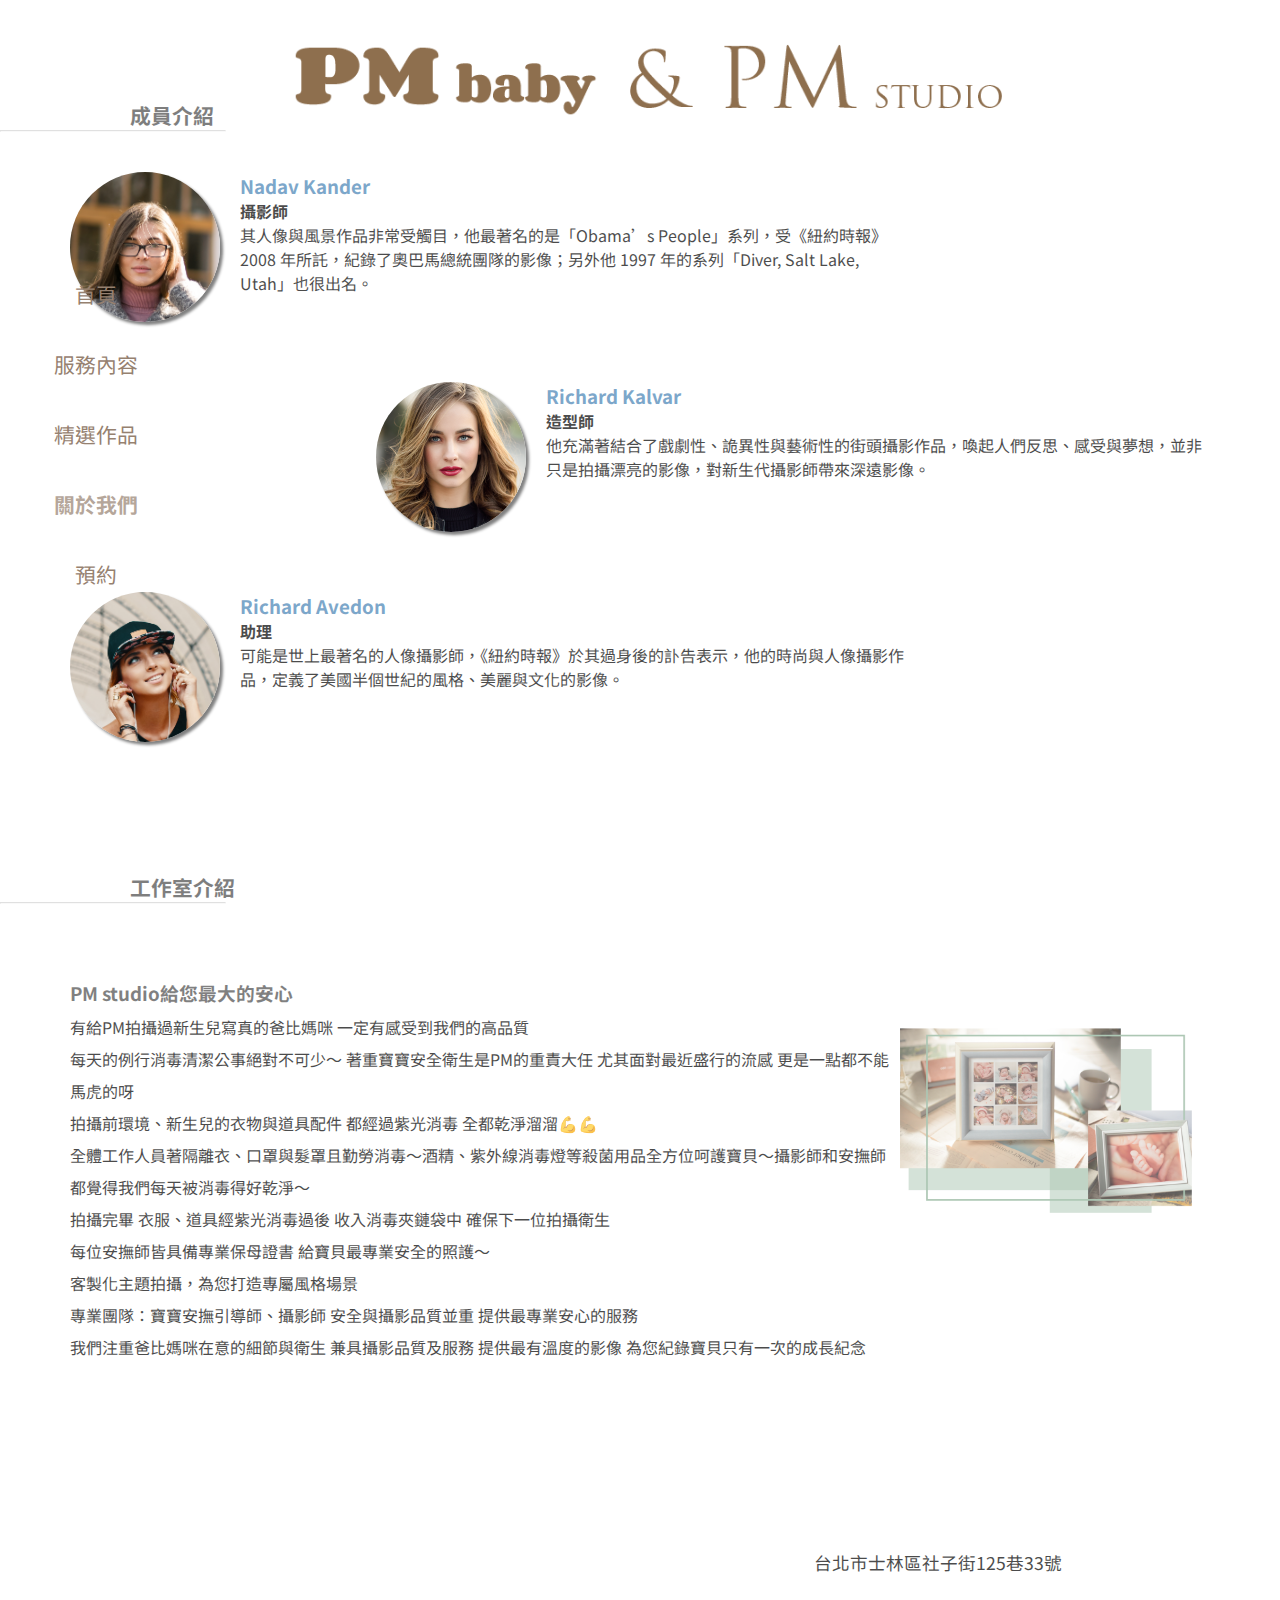
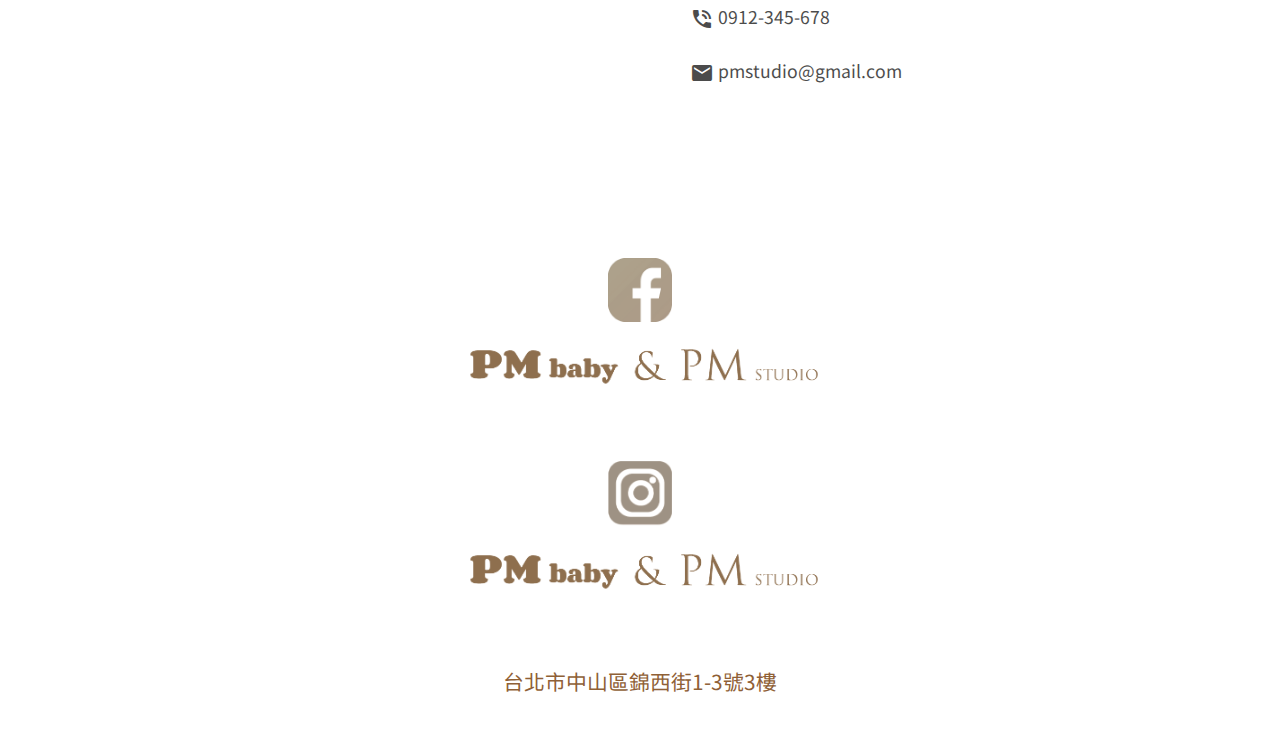
<file: Aboutus.html>
<!DOCTYPE html>
<html lang="en">
  <head>
    <meta charset="UTF-8" />
    <meta name="viewport" content="width=device-width, initial-scale=1.0" />
    <title>About us</title>
    <link
      href="https://fonts.googleapis.com/css?family=Noto+Sans+TC&display=swap"
      rel="stylesheet"
    />
    <link
      href="https://fonts.googleapis.com/icon?family=Material+Icons"
      rel="stylesheet"
    />
    <link rel="stylesheet" href="./CSS/Aboutus.css" />
    <link rel="icon" href="pmstudio_icon.ico" type=”image/x-icon”>
  </head>

  <body>
    <header></header>
    <div id="booking_form"></div>

    <!-- 成員介紹=========================== -->
    <h3 class="crew_title">成員介紹</h3>
    <hr />
    <div class="crew_intro_container">
      <div class="crew01 crew">
        <div class="crew_intro_pic_01 crew_pic"></div>
        <div class="crew_intro_discription_01 crew_disc">
          <h3 class="crew_name">Nadav Kander</h3>
          <h4 class="crew_job_title">攝影師</h4>
          <span class="crew_member_disc">
            其人像與風景作品非常受觸目，他最著名的是「Obama’s
            People」系列，受《紐約時報》2008
            年所託，紀錄了奧巴馬總統團隊的影像；另外他 1997 年的系列「Diver,
            Salt Lake, Utah」也很出名。</span
          >
        </div>
      </div>
      <div class="crew02 crew">
        <div class="crew_intro_pic_02 crew_pic"></div>
        <div class="crew_intro_discription_02 crew_disc">
          <h3 class="crew_name">Richard Kalvar</h3>
          <h4 class="crew_job_title">造型師</h4>
          <span class="crew_member_disc">
            他充滿著結合了戲劇性、詭異性與藝術性的街頭攝影作品，喚起人們反思、感受與夢想，並非只是拍攝漂亮的影像，對新生代攝影師帶來深遠影像。</span
          >
        </div>
      </div>
      <div class="crew03 crew">
        <div class="crew_intro_pic_03 crew_pic"></div>
        <div class="crew_intro_discription_03 crew_disc">
          <h3 class="crew_name">Richard Avedon</h3>
          <h4 class="crew_job_title">助理</h4>
          <span class="crew_member_disc">
            可能是世上最著名的人像攝影師，《紐約時報》於其過身後的訃告表示，他的時尚與人像攝影作品，定義了美國半個世紀的風格、美麗與文化的影像。</span
          >
        </div>
      </div>
    </div>
    <!-- 工作室介紹 -->
    <h3 class="studio_title">工作室介紹</h3>
    <hr />
    <div class="studio_feature">
      <h3 class="satisfy">PM studio給您最大的安心</h3>
      <div class="studio_feature_pic"></div>
      <span class="studio_feature_article">
        有給PM拍攝過新生兒寫真的爸比媽咪 一定有感受到我們的高品質<br />
        每天的例行消毒清潔公事絕對不可少～ 著重寶寶安全衛生是PM的重責大任
        尤其面對最近盛行的流感 更是一點都不能馬虎的呀 <br />
        拍攝前環境、新生兒的衣物與道具配件 都經過紫光消毒 全都乾淨溜溜💪💪<br />
        全體工作人員著隔離衣、口罩與髮罩且勤勞消毒～酒精、紫外線消毒燈等殺菌用品全方位呵護寶貝～攝影師和安撫師都覺得我們每天被消毒得好乾淨～<br />
        拍攝完畢 衣服、道具經紫光消毒過後 收入消毒夾鏈袋中 確保下一位拍攝衛生
        <br />
        每位安撫師皆具備專業保母證書 給寶貝最專業安全的照護～
        <br />客製化主題拍攝，為您打造專屬風格場景
        <br />專業團隊：寶寶安撫引導師、攝影師 安全與攝影品質並重
        提供最專業安心的服務 <br />我們注重爸比媽咪在意的細節與衛生
        兼具攝影品質及服務 提供最有溫度的影像 為您紀錄寶貝只有一次的成長紀念
      </span>
    </div>
    <!-- map================================= -->
    <div class="conatact_container">
      <div class="studio_location">
        <iframe
          src="https://www.google.com/maps/embed?pb=!1m18!1m12!1m3!1d903.3455346408331!2d121.5060565292005!3d25.088922513569372!2m3!1f0!2f0!3f0!3m2!1i1024!2i768!4f13.1!3m3!1m2!1s0x3442aece936b4f65%3A0x72b8a056865cbf6b!2zMTEx5Y-w5YyX5biC5aOr5p6X5Y2A56S-5a2Q6KGXMTI15be3MzPomZ8!5e0!3m2!1szh-TW!2stw!4v1584087749578!5m2!1szh-TW!2stw"
          width="100%"
          height="100%"
          frameborder="0"
          style="border: 0;"
          allowfullscreen=""
          aria-hidden="false"
          tabindex="0"
        ></iframe>
      </div>
      <div class="contact">
        <span class="material-icons">house</span>
        <span class="aboutUsInfo">台北市士林區社子街125巷33號</span>
        <br /><br />
        <span class="material-icons">phone_in_talk</span>
        <span class="aboutUsInfo">0912-345-678</span> <br /><br />
        <span class="material-icons">email</span>
        <span class="aboutUsInfo">pmstudio@gmail.com</span> <br /><br />
      </div>
    </div>

    <footer></footer>
    <script src="https://cdnjs.cloudflare.com/ajax/libs/jquery/3.5.0/jquery.min.js"></script>
    <script type="text/javascript " src="./JS/header.js "></script>
    <script type="text/javascript " src="./JS/footer.js "></script>
    <script type="text/javascript " src="./JS/booking.js "></script>
  </body>
</html>
</file>
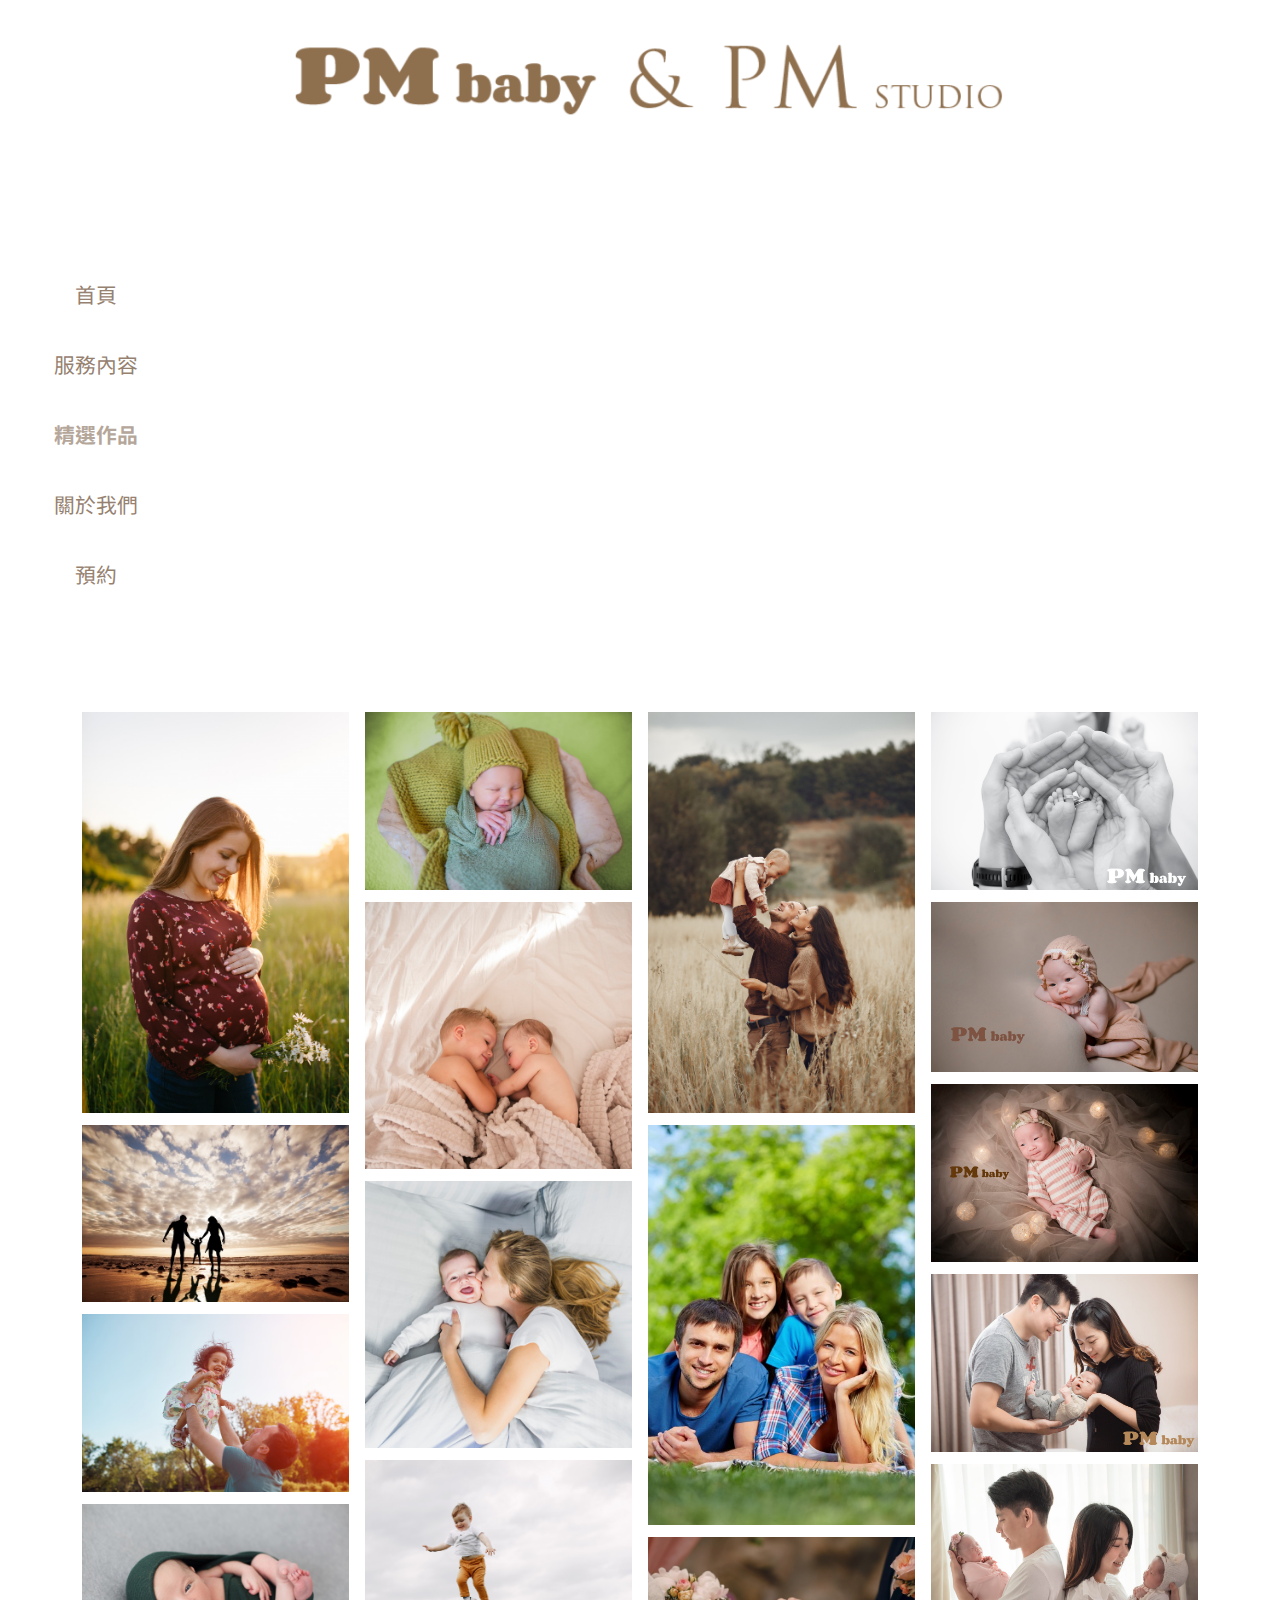
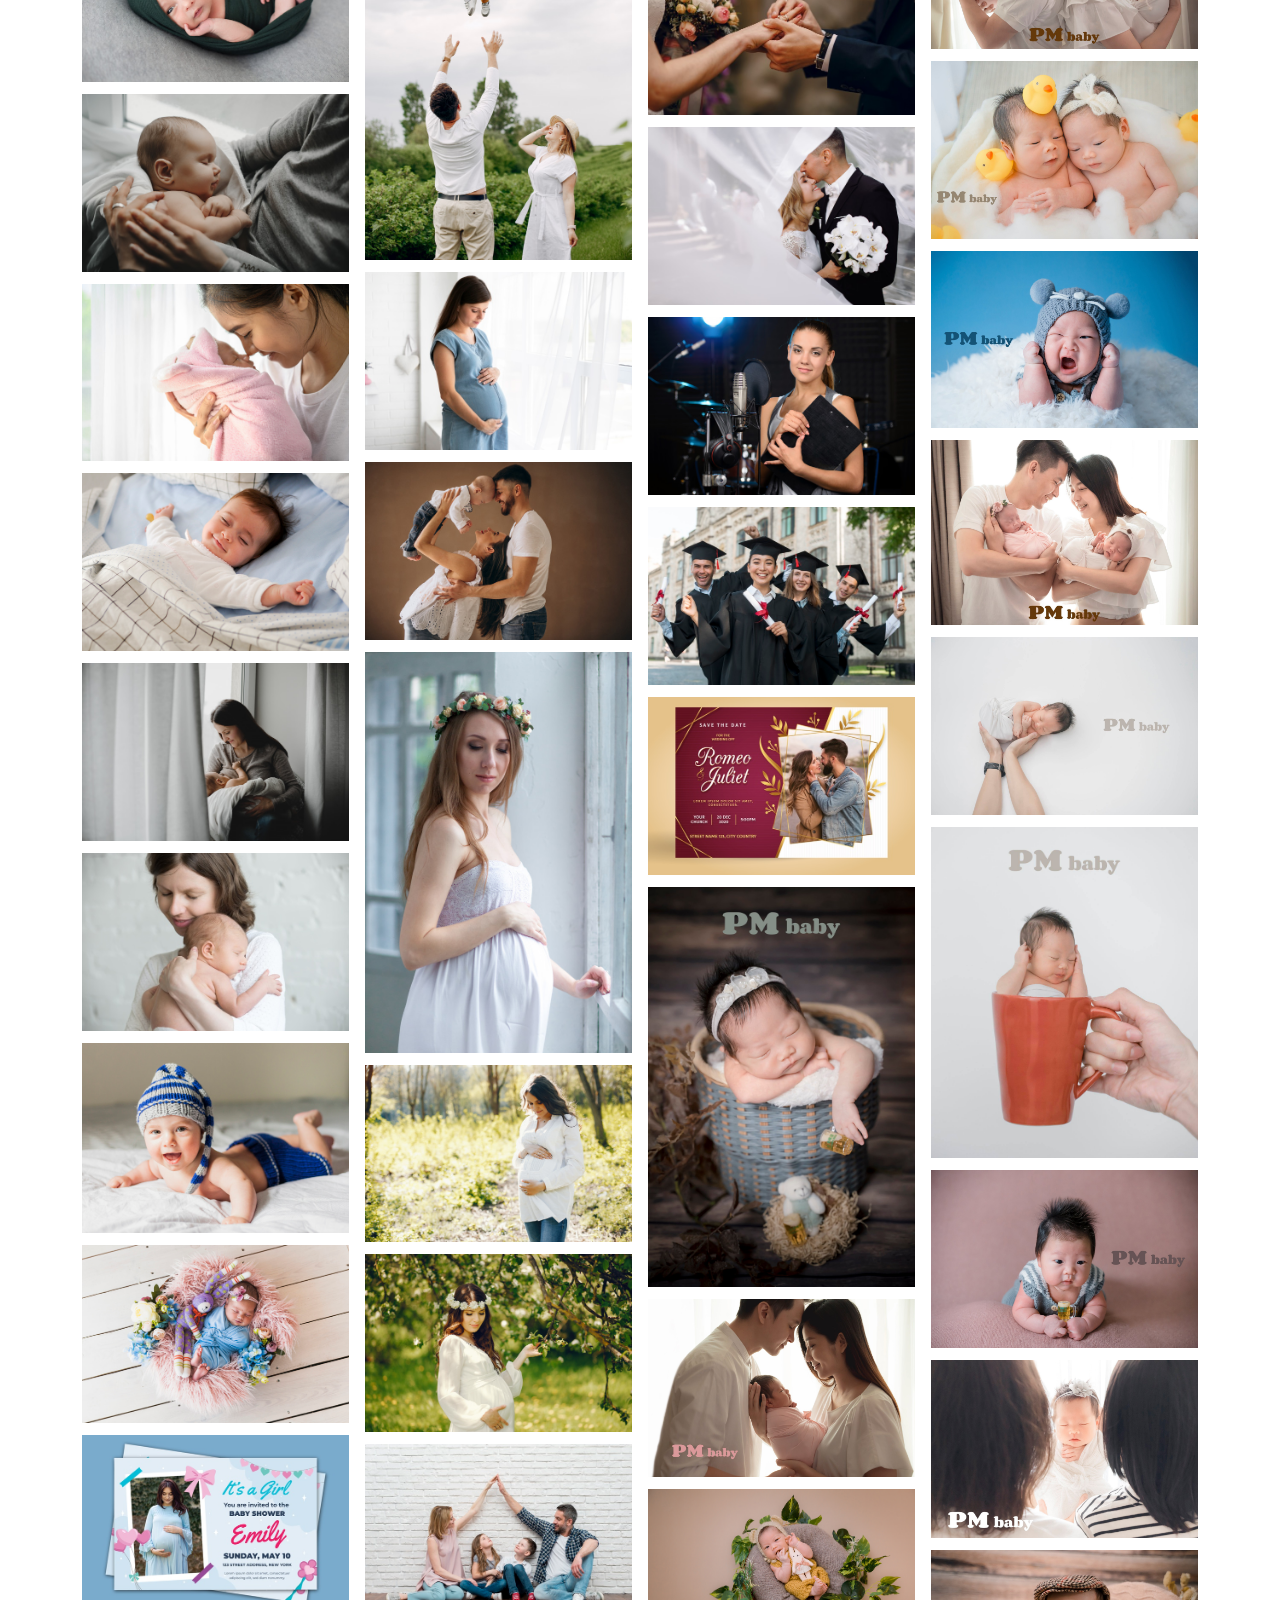
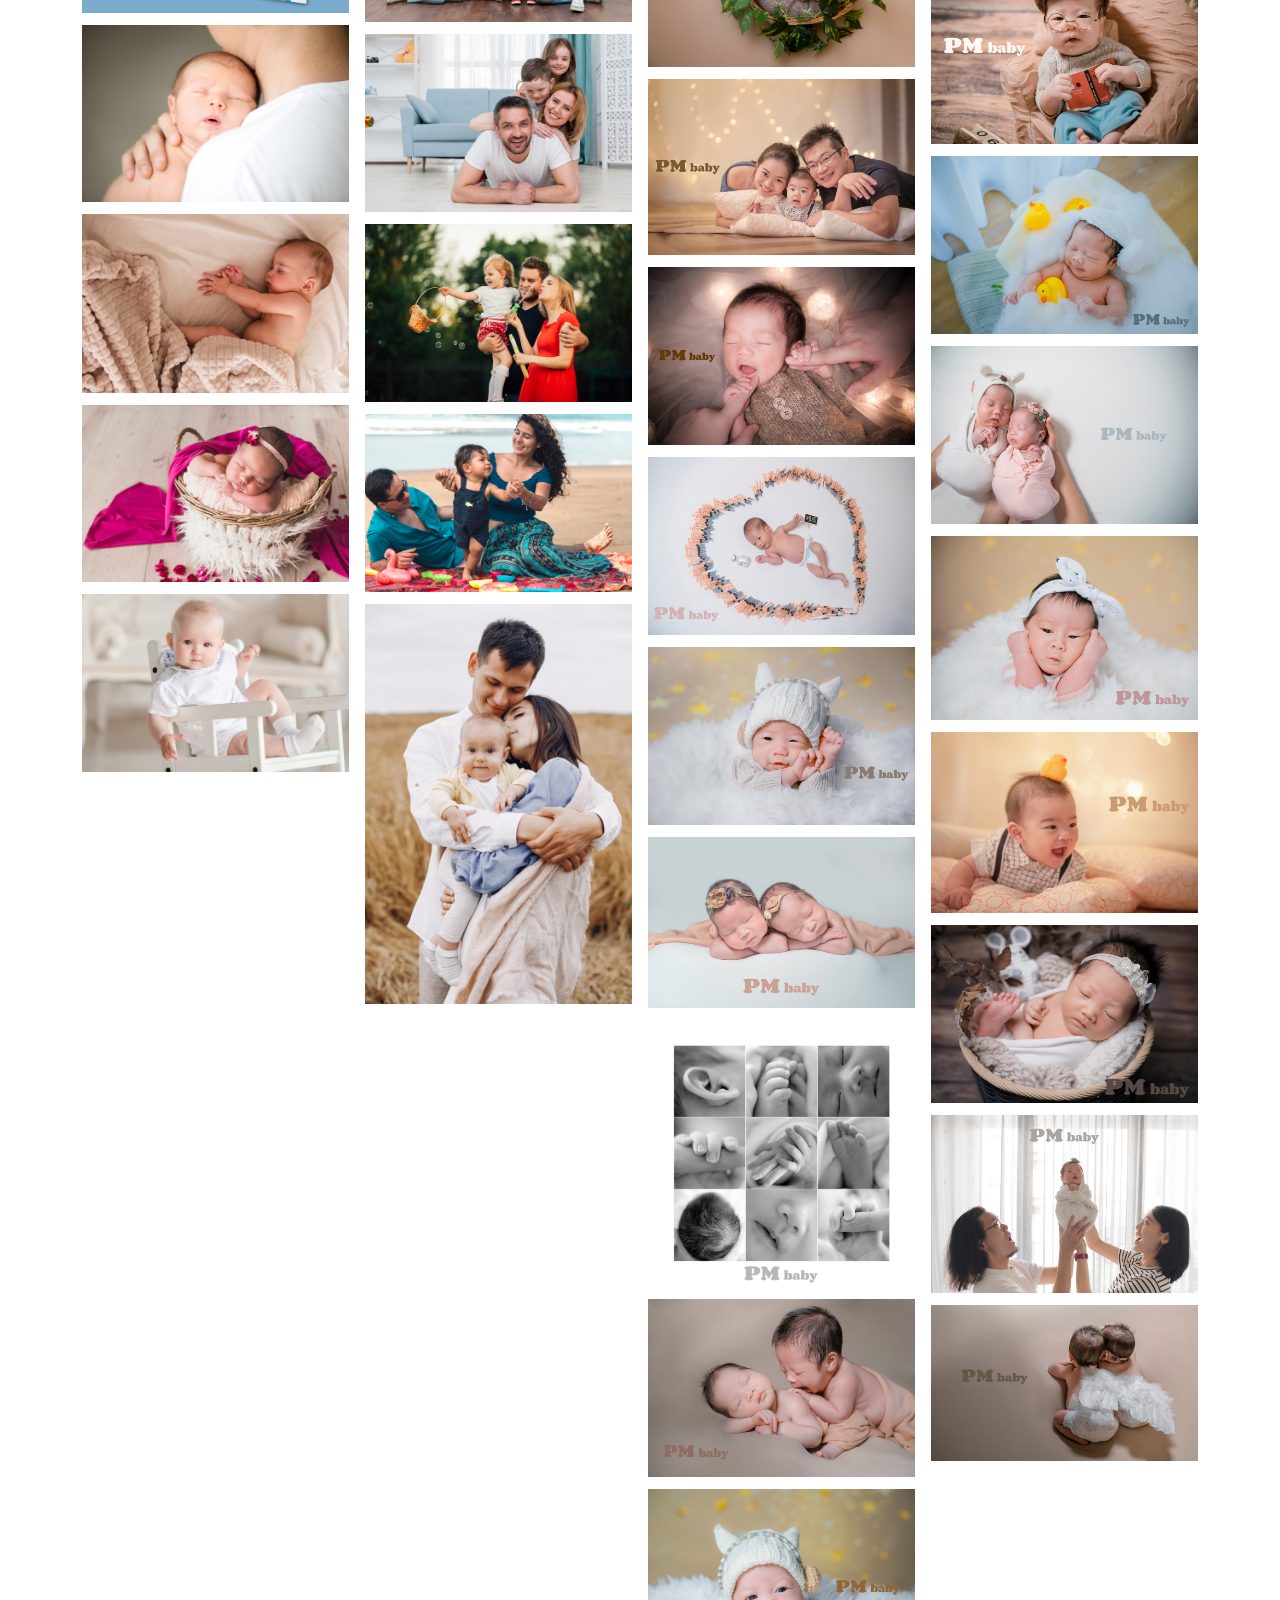
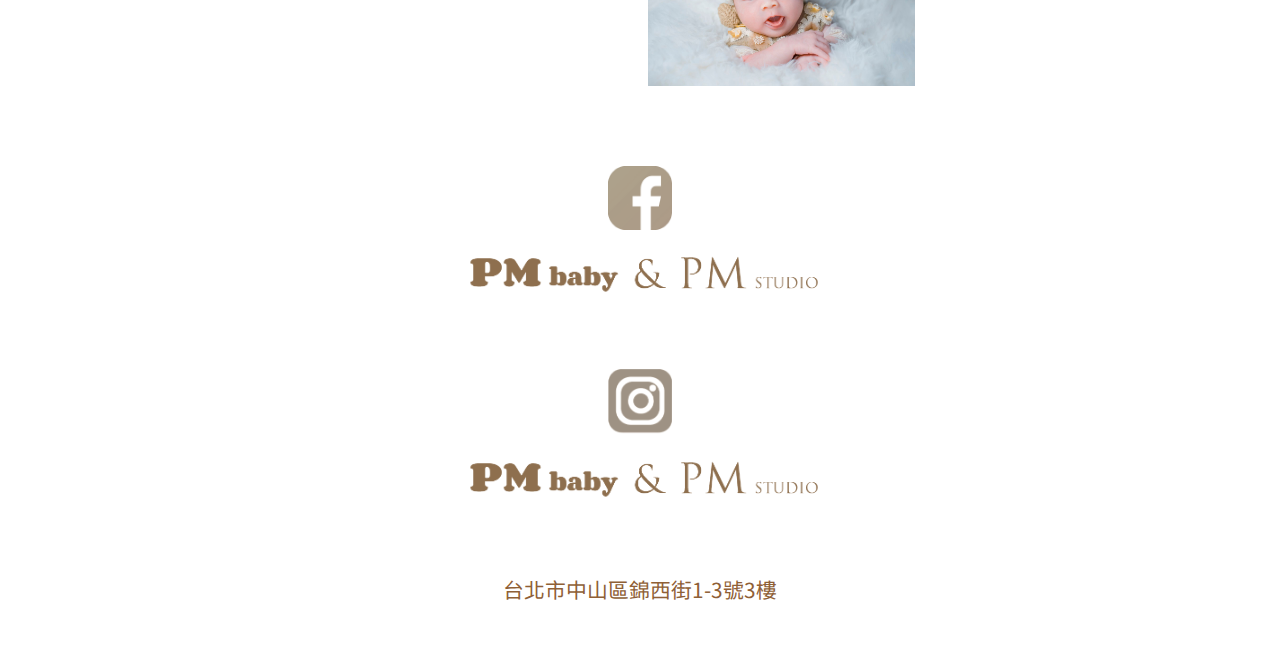
<file: Album.html>
<!DOCTYPE html>
<html lang="en">

<head>
    <meta charset="UTF-8">
    <meta name="viewport" content="width=device-width, initial-scale=1.0">
    <title>Album</title>
    <link href="https://fonts.googleapis.com/css?family=Noto+Sans+TC&display=swap" rel="stylesheet">
    <link rel="stylesheet" href="./CSS/Album.css">
    <link rel="stylesheet" href="./CSS/Booking.css">
    <link href="https://fonts.googleapis.com/icon?family=Material+Icons" rel="stylesheet">
    <link rel="icon" href="pmstudio_icon.ico" type=”image/x-icon”>


</head>

<body>
    <header></header>
    <div id="booking_form"></div>

    <!-- video ======================================-->
    <!-- 
    <h3 class="video_title">精選影片</h3>
    <hr>
     -->
    <div class="video">
        <iframe src="https://www.facebook.com/plugins/video.php?href=https%3A%2F%2Fwww.facebook.com%2FPMphotomakeup%2Fvideos%2F285115425928771%2F&show_text=0&width=560" width="560" height="315" style="border:none;overflow:hidden" scrolling="no" frameborder="0" allowTransparency="true" allowFullScreen="true"></iframe>
    </div>



    <!-- Modal =======================================-->
    <div class="modal">
        <span class="modal_img_closeBtn">&times</span>
        <img class="modal_img"></img>;
        <!-- <button class="prev">prev</button>
        <button class="next">next</button> -->
    </div>

    <!-- picture =====================================-->
    <!-- 
    <h3 class="picture_title">精選照片</h3>
    <hr>
     -->
    <div class="row">
        <div class="column">
            <a><img src="./images/album/freepik/1.jpg"></a>
            <a><img src="./images/album/freepik/2.jpg"></a>
            <a><img src="./images/album/freepik/3.jpg"></a>
            <a><img src="./images/album/freepik/4.jpg"></a>
            <a><img src="./images/album/freepik/5.jpg"></a>
            <a><img src="./images/album/freepik/6.jpg"></a>
            <a><img src="./images/album/freepik/7.jpg"></a>
            <a><img src="./images/album/freepik/8.jpg"></a>
            <a><img src="./images/album/freepik/9.jpg"></a>
            <a><img src="./images/album/freepik/10.jpg"></a>
            <a><img src="./images/album/freepik/11.jpg"></a>
            <a><img src="./images/album/freepik/12.jpg"></a>
            <a><img src="./images/album/freepik/13.jpg"></a>
            <a><img src="./images/album/freepik/14.jpg"></a>
            <a><img src="./images/album/freepik/15.jpg"></a>
            <a><img src="./images/album/freepik/16.jpg"></a>
        </div>
        <div class="column">
            <a><img src="./images/album/freepik/17.jpg"></a>
            <a><img src="./images/album/freepik/18.jpg"></a>
            <a><img src="./images/album/freepik/19.jpg"></a>
            <a><img src="./images/album/freepik/20.jpg"></a>
            <a><img src="./images/album/freepik/21.jpg"></a>
            <a><img src="./images/album/freepik/22.jpg"></a>
            <a><img src="./images/album/freepik/23.jpg"></a>
            <a><img src="./images/album/freepik/24.jpg"></a>
            <a><img src="./images/album/freepik/25.jpg"></a>
            <a><img src="./images/album/freepik/26.jpg"></a>
            <a><img src="./images/album/freepik/27.jpg"></a>
            <a><img src="./images/album/freepik/28.jpg"></a>
            <a><img src="./images/album/freepik/29.jpg"></a>
            <a><img src="./images/album/freepik/30.jpg"></a>
        </div>
        <div class="column">
            <a><img src="./images/album/freepik/31.jpg"></a>
            <a><img src="./images/album/freepik/32.jpg"></a>
            <a><img src="./images/album/freepik/33.jpg"></a>
            <a><img src="./images/album/freepik/34.jpg"></a>
            <a><img src="./images/album/freepik/35.jpg"></a>
            <a><img src="./images/album/freepik/36.jpg"></a>
            <a><img src="./images/album/freepik/37.jpg"></a>
            <a><img src="./images/album/freepik/38.jpg"></a>
            <a><img src="./images/album/freepik/39.jpg"></a>
            <a><img src="./images/album/freepik/40.jpg"></a>
            <a><img src="./images/album/freepik/41.jpg"></a>
            <a><img src="./images/album/freepik/42.jpg"></a>
            <a><img src="./images/album/freepik/43.jpg"></a>
            <a><img src="./images/album/freepik/44.jpg"></a>
            <a><img src="./images/album/freepik/45.jpg"></a>
            <a><img src="./images/album/freepik/46.jpg"></a>
            <a><img src="./images/album/freepik/47.jpg"></a>
            <a><img src="./images/album/freepik/48.jpg"></a>
        </div>
        <div class="column">
            <a><img src="./images/album/freepik/49.jpg"></a>
            <a><img src="./images/album/freepik/50.jpg"></a>
            <a><img src="./images/album/freepik/51.jpg"></a>
            <a><img src="./images/album/freepik/52.jpg"></a>
            <a><img src="./images/album/freepik/54.jpg"></a>
            <a><img src="./images/album/freepik/55.jpg"></a>
            <a><img src="./images/album/freepik/56.jpg"></a>
            <a><img src="./images/album/freepik/57.jpg"></a>
            <a><img src="./images/album/freepik/58.jpg"></a>
            <a><img src="./images/album/freepik/59.jpg"></a>
            <a><img src="./images/album/freepik/60.jpg"></a>
            <a><img src="./images/album/freepik/61.jpg"></a>
            <a><img src="./images/album/freepik/62.jpg"></a>
            <a><img src="./images/album/freepik/63.jpg"></a>
            <a><img src="./images/album/freepik/64.jpg"></a>
            <a><img src="./images/album/freepik/65.jpg"></a>
            <a><img src="./images/album/freepik/66.jpg"></a>
            <a><img src="./images/album/freepik/67.jpg"></a>
            <a><img src="./images/album/freepik/68.jpg"></a>
            <a><img src="./images/album/freepik/69.jpg"></a>

        </div>
    </div>
    <footer></footer>



    <script src="https://cdnjs.cloudflare.com/ajax/libs/jquery/3.5.0/jquery.min.js" >
    </script>
    <script type="text/javascript" src="./JS/Album.js"></script>
    <script type="text/javascript " src="./JS/header.js "></script>
    <script type="text/javascript " src="./JS/footer.js "></script>
    <script type="text/javascript " src="./JS/booking.js "></script>
</body>

</html>
</file>
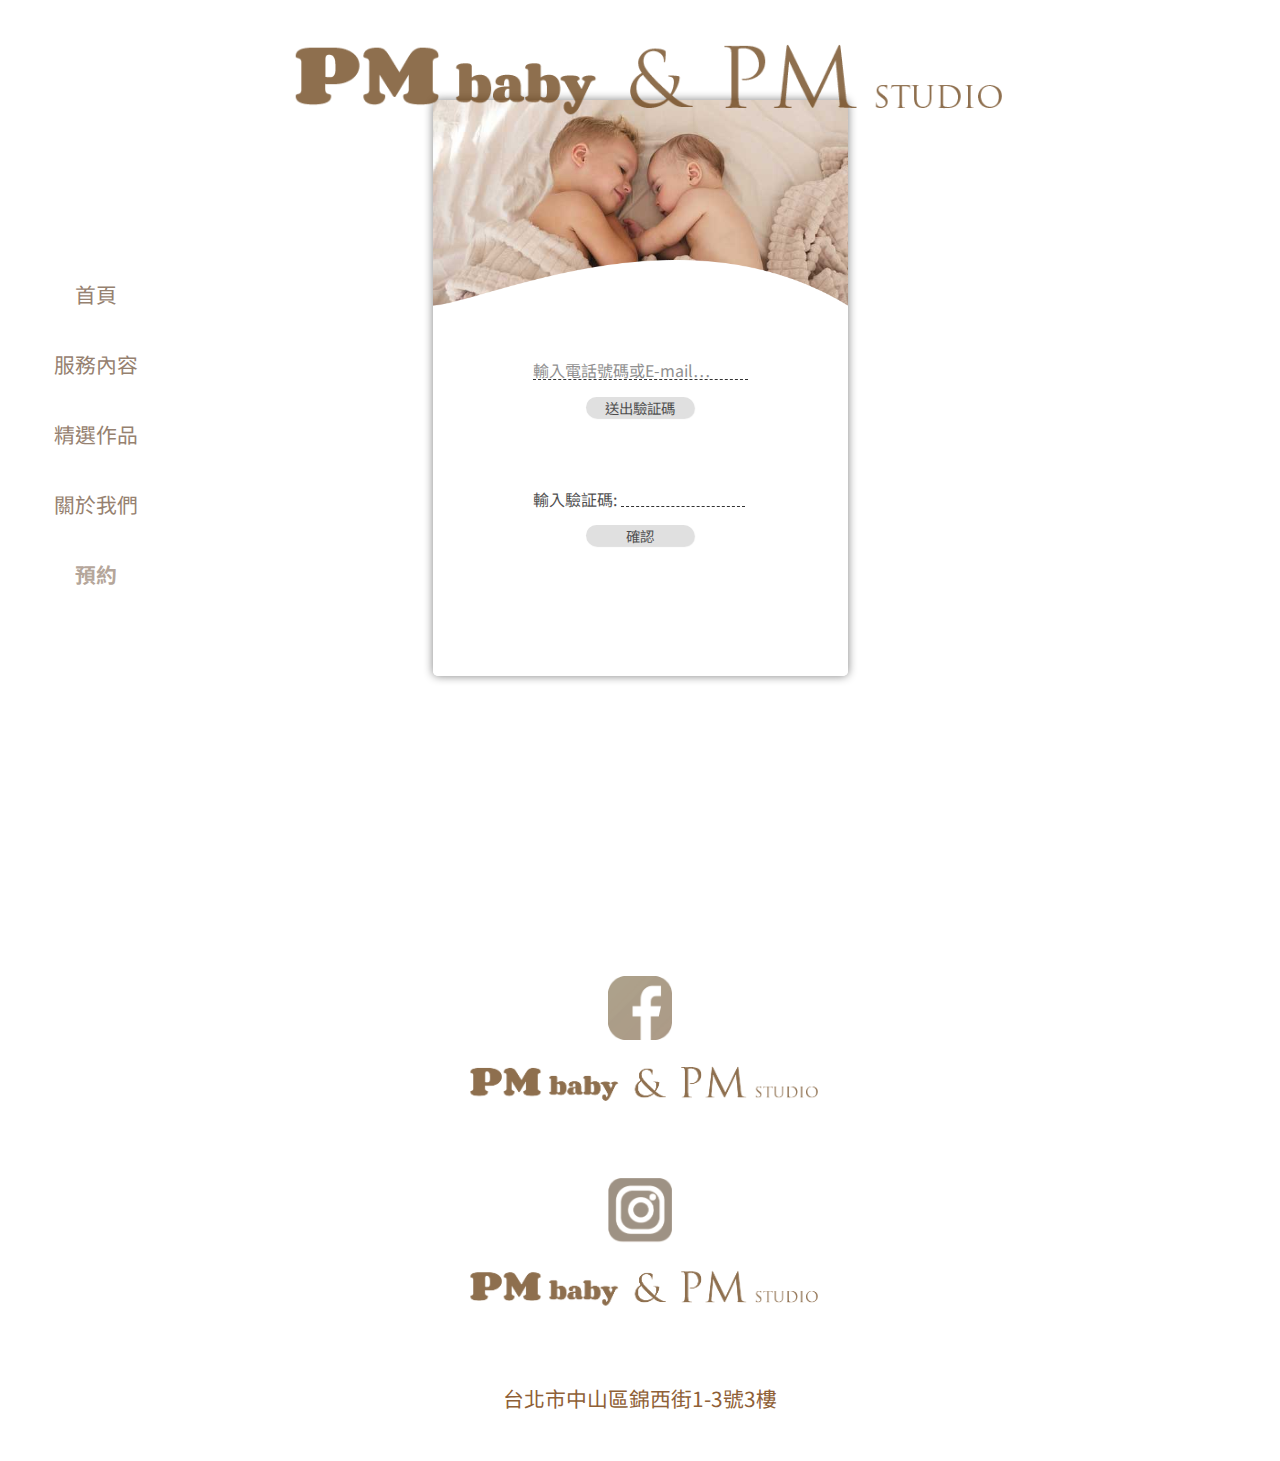
<file: Customer.html>
<!DOCTYPE html>
<html lang="en">
  <head>
    <meta charset="UTF-8" />
    <meta name="viewport" content="width=device-width, initial-scale=1.0" />
    <title>Customer</title>
    <link
      href="https://fonts.googleapis.com/css?family=Noto+Sans+TC&display=swap"
      rel="stylesheet"
    />
    <link
      href="https://fonts.googleapis.com/icon?family=Material+Icons"
      rel="stylesheet"
    />
    <link rel="stylesheet" href="./CSS/Customer.css" />
    <link rel="stylesheet" href="./CSS/Booking.css" />
    <link rel="icon" href="pmstudio_icon.ico" type=”image/x-icon”>
  </head>

  <body>
    <header></header>
    <div id="booking_form"></div>
    <!-- validation ======================================================================-->
    <div class="phone_check">
      <div class="upperimg"></div>
      <div class="lowerimg">
        <input
          type="text"
          id="phone_or_email"
          placeholder="輸入電話號碼或E-mail…"
        /><br />
        <button>送出驗証碼</button><br />
        <label for="verify_code" id="input_code">輸入驗証碼:</label>
        <input type="text" id="verify_code" /><br />
        <a href="./Customer2.html"
          ><input id="verify_code_button" type="submit" value="確認"
        /></a>
      </div>
    </div>
    <footer></footer>

    <script src="https://cdnjs.cloudflare.com/ajax/libs/jquery/3.5.0/jquery.min.js"></script>
    <script type="text/javascript " src="./JS/header.js "></script>
    <script type="text/javascript " src="./JS/footer.js "></script>
    <script type="text/javascript " src="./JS/booking.js "></script>
  </body>
</html>
</file>
<file: CSS/Aboutus.css>
@import "header.css";
@import "footer.css";
@import "Booking.css";
* {
  box-sizing: border-box;
  margin: 0;
  padding: 0;
  font-family: "Noto Sans TC", sans-serif;
}
/* nav */
#nav_aboutus {
  font-weight: bold;
  opacity: 0.7;
}
#vertical_nav_aboutus {
  font-weight: bold;
  opacity: 1;
}
/* title====================================================== */
h3.crew_title,
h3.studio_title {
  font-size: 1.3rem;
  opacity: 0.5;
  text-align: left;
  margin-top: 100px;
  margin-left: 130px;
}
hr {
  width: 226px;
  margin: 0 0px 50px;
  opacity: 0.3;
}
@media (max-width: 575px) {
  h3.crew_title,
  h3.studio_title {
    margin-left: 30px;
  }
  hr {
    width: 120px;
  }
}

/* ==================================screw-intro======================================================= */

.crew_intro_container {
  margin: -40px auto 20px;
  width: 1200px;
  display: flex;
  flex-wrap: wrap;
  justify-content: center;
}

.crew01 {
  width: 100%;
  display: flex;
  margin: 30px 0;
}

.crew02 {
  width: 100%;
  display: flex;
  justify-content: flex-end;
  margin: 30px 0;
}

.crew03 {
  width: 100%;
  display: flex;
  margin: 30px 0;
}

.crew_intro_pic_01 {
  width: 150px;
  height: 150px;
  background-image: url(../images/crew/02.png);
  border-radius: 100%;
  background-position: center;
  background-size: cover;
  background-repeat: none;
  box-shadow: 3px 3px 3px gray;
}
.crew_name {
  color: steelblue;
}

.crew_intro_discription_01 {
  width: 60%;
  padding-left: 20px;
  opacity: 0.7;
}

.crew_intro_pic_02 {
  width: 150px;
  height: 150px;
  /* border: 1px solid black; */
  background-image: url(../images/crew/01.png);
  border-radius: 100%;
  background-position: center;
  background-size: cover;
  /* margin-top: 25px; */
  box-shadow: 3px 3px 3px gray;
}

.crew_intro_discription_02 {
  width: 60%;
  /* border: 1px solid black; */
  /* padding: 10px; */
  padding-left: 20px;
  opacity: 0.7;
}

.crew_intro_pic_03 {
  width: 150px;
  height: 150px;
  /* border: 1px solid black; */
  align-items: center;
  background-image: url(../images/crew/03.png);
  border-radius: 100%;
  background-size: cover;
  box-shadow: 3px 3px 3px gray;
}

.crew_intro_discription_03 {
  width: 60%;
  /* border: 1px solid black; */
  /* padding: 10px; */
  padding-left: 20px;
  opacity: 0.7;
}
@media (min-width: 1200px) {
  .crew_intro_container {
    width: 1140px;
  }
}
@media (max-width: 1199px) and (min-width: 992px) {
  .crew_intro_container {
    width: 960px;
  }
}
@media (max-width: 991px) and (min-width: 768px) {
  .crew_intro_container {
    width: 720px;
  }
}
@media (max-width: 767px) and (min-width: 576px) {
  .crew_intro_container {
    width: 540px;
  }
}
@media (max-width: 575px) {
  .crew_intro_container {
    width: 100%;
  }
  .crew {
    flex-wrap: wrap;
    border-radius: 5px;
    box-shadow: 0px 3px 3px lightgray;
    margin-left: 5px;
    margin-right: 5px;
    padding-left: 5px;
    padding-right: 5px;
    border: 1px solid lightgray;
    overflow: hidden;
  }
  .crew_pic {
    margin: 10px auto;
  }
  .crew_disc {
    width: 100%;
    padding-left: 0;
  }
  .crew_name {
    text-align: center;
    color: steelblue;
  }
  .crew_job_title {
    text-align: center;
    font-size: 0.9rem;
  }
  .crew_member_disc {
    font-size: 0.9rem;
  }
}

/* studio introduction=================== */
.satisfy {
  opacity: 0.7;
}
.studio_feature {
  width: 1200px;
  margin: 50px auto;
  padding: 20px 0px;
  opacity: 0.7;
  line-height: 2;
}

.studio_feature_pic {
  margin: 10px;
  width: 300px;
  height: 200px;
  background-image: url(../images/article/01.png);
  background-size: contain;
  float: right;
  background-repeat: no-repeat;
}

@media (min-width: 1200px) {
  .studio_feature {
    width: 1140px;
  }
}
@media (max-width: 1199px) and (min-width: 992px) {
  .studio_feature {
    width: 960px;
  }
}
@media (max-width: 991px) and (min-width: 768px) {
  .studio_feature {
    width: 720px;
  }
}
@media (max-width: 767px) and (min-width: 576px) {
  .studio_feature {
    width: 540px;
  }
  .studio_feature_pic {
    width: 200px;
    height: 133px;
  }
}
@media (max-width: 575px) {
  .studio_feature {
    width: 100%;
    padding-left: 10px;
    padding-right: 10px;
  }
  .studio_feature_pic {
    width: 200px;
    height: 133px;
    display: block;
    margin: 0 auto;
    float: none;
  }
  .studio_feature_article {
    font-size: 0.9rem;
  }
}
/* contact===================================== */
.conatact_container {
  margin: 150px auto 50px;
  /* margin-top: 150px;
  margin-bottom: 50px; */
  display: flex;
  justify-content: center;
  width: 1200px;
  flex-wrap: wrap;
}

.contact {
  display: block;

  padding-left: 50px;
  width: 50%;
  height: 225px;
  opacity: 0.7;
  font-size: 0.8rem;
  padding-top: 20px;
  font-size: 1.1rem;
}

.studio_location {
  display: block;
  margin-bottom: 50px;
  width: 50%;
  height: 225px;
}
.aboutUsInfo {
  position: relative;
  bottom: 7px;
}
@media (min-width: 1200px) {
  .conatact_container {
    width: 1140px;
  }
}
@media (max-width: 1199px) and (min-width: 992px) {
  .conatact_container {
    width: 960px;
  }
}
@media (max-width: 991px) and (min-width: 768px) {
  .conatact_container {
    width: 720px;
  }
}
@media (max-width: 767px) and (min-width: 576px) {
  .conatact_container {
    width: 540px;
  }
  .studio_location {
    width: 80%;
    display: block;
  }
  .contact {
    width: 80%;
    display: block;
  }
}
@media (max-width: 575px) {
  .conatact_container {
    width: 100%;
  }
  .studio_location {
    width: 90%;
    display: block;
    margin-bottom: 0px;
  }
  .contact {
    width: 90%;
    display: block;
    font-size: 0.9rem;
    padding-left: 10px;
    padding-top: 5px;
  }
}
</file>
<file: CSS/Album.css>
@import "header.css";
@import "footer.css";
@import "Booking.css";
* {
  box-sizing: border-box;
  margin: 0;
  padding: 0;
  font-family: "Noto Sans TC", sans-serif;
}
/* nav */
#nav_album {
  font-weight: bold;
  opacity: 0.7;
}
#vertical_nav_album {
  font-weight: bold;
  opacity: 1;
}

/* Title ================================*/

h3.video_title,
h3.picture_title {
  font-size: 1.3rem;
  opacity: 0.5;
  text-align: left;
  margin-top: 100px;
  margin-left: 130px;
}

hr {
  width: 226px;
  margin: 0 0px 50px;
  opacity: 0.3;
}

@media (max-width: 575px) {
  h3.video_title,
  h3.picture_title {
    margin-left: 30px;
  }
  hr {
    width: 120px;
  }
}

/* VIDEO ================================*/

.video iframe {
  width: 885px;
  height: 500px;
  display: block;
  margin: 100px auto;
  /* border: solid green 1px; */
}

@media (min-width: 1200px) {
  .video iframe {
    width: 885px;
    height: 500px;
  }
}

@media (max-width: 1199px) and (min-width: 992px) {
  .video iframe {
    width: 885px;
    height: 500px;
  }
}

@media (max-width: 991px) and (min-width: 768px) {
  .video iframe {
    width: 720px;
    height: 407px;
  }
}

@media (max-width: 767px) and (min-width: 576px) {
  .video iframe {
    width: 540px;
    height: 305px;
  }
}

@media (max-width: 575px) and (min-width: 476px) {
  .video iframe {
    width: 440px;
    height: 250px;
  }
}

@media (max-width: 475px) and (min-width: 376px) {
  .video iframe {
    width: 340px;
    height: 193px;
  }
}

@media (max-width: 375px) {
  .video iframe {
    width: 100%;
    height: 193px;
  }
}

/* Picture ===================================*/

.row {
  display: flex;
  flex-wrap: wrap;
  padding: 0 4px;
  margin: 0 auto 80px;
  /* width: 1200px; */
  /* border: 1px solid red; */
}

@media (min-width: 1200px) {
  .row,
  .facebookPost {
    width: 1140px;
  }
}

@media (max-width: 1199px) and (min-width: 992px) {
  .row,
  .facebookPost {
    width: 960px;
  }
}

@media (max-width: 991px) and (min-width: 768px) {
  .row,
  .facebookPost {
    width: 720px;
  }
}

@media (max-width: 767px) and (min-width: 576px) {
  .row,
  .facebookPost {
    width: 540px;
  }
}

@media (max-width: 575px) {
  .row,
  .facebookPost {
    width: 100%;
  }
}

.column {
  padding: 0 8px;
  width: 25%;
  /* border: 1px solid blue; */
}

@media (max-width: 767px) {
  .column {
    width: 50%;
  }
}

.column img {
  margin-top: 12px;
  vertical-align: middle;
  width: 100%;
  /* border: 1px solid green; */
  transition: 0.4s ease-in-out;
  cursor: pointer;
}

img:hover {
  box-shadow: 0px 0px 10px gray;
  z-index: 999;
}

/* modal===================================== */

.modal {
  width: 100%;
  height: 100%;
  background-color: rgba(0, 0, 0, 0.6);
  position: fixed;
  top: 0px;
  z-index: 1000;
  display: none;
}

.modal_img {
  /* width: 80%; */
  max-width: 100vw;
  max-height: 100vh;
  background-color: red;
  position: fixed;
  top: 50%;
  left: 50%;
  transform: translateX(-50%) translateY(-50%);
  z-index: 112;
  animation-name: modalimg;
  animation-duration: 0.6s;
}

@keyframes modalimg {
  from {
    opacity: 0;
    /* top: -500px; */
  }
  to {
    opacity: 1;
    /* top: 0px; */
  }
}

.modal_img_closeBtn {
  font-size: 1.5rem;
  text-align: center;
  width: 30px;
  height: 30px;
  line-height: 30px;
  float: left;
  position: relative;
  cursor: pointer;
  color: white;
  opacity: 0.7;
  margin-left: 20px;
  margin-top: 10px;
  z-index: 113;
  /* border: 1px solid red; */
  border-radius: 15px;
  background-color: darkgray;
}

.modal_img_closeBtn:hover {
  font-weight: bold;
}

button {
  width: 100px;
  height: 50px;
  color: #000;
  position: fixed;
  top: 80px;
  display: inline-block;
}

.next {
  left: 200px;
}
</file>
<file: CSS/Booking.css>
#booking_button {
  cursor: pointer;
}

#form_close_button {
  float: right;
  /* margin-top: -10px;
  margin-right: -10px; */
  cursor: pointer;
  color: gray;
  z-index: 100;
  position: relative;
  z-index: 5;
}

#form_close_button:hover {
  color: black;
  font-weight: bold;
}

#booking_form {
  display: none;
  position: fixed;
  z-index: 99;
  padding-top: 100px;
  left: 0;
  top: 0;
  width: 100%;
  height: 100%;
  overflow: auto;
  background-color: rgba(0, 0, 0, 0.6);
}

#booking_form form {
  background-image: url(../images/logo/logo9.png);
  background-size: 30%;
  background-position: top;
  background-position-x: left;
  background-repeat: no-repeat;
  box-shadow: 0px 0px 10px gray;
  height: 95vh;
  background-color: #fffcf3;
  border: 5px solid #ccc5af;
  border-radius: 10px;
  width: 600px;
  margin: 20px auto;
  padding: 30px 30px 15px 30px;
  line-height: 2.3;
  position: fixed;
  top: 0;
  left: 50%;
  transform: translateX(-50%);
  z-index: 100;
  animation-name: from_top;
  animation-duration: 0.6s;
}

@keyframes from_top {
  from {
    top: -500px;
    opacity: 0;
  }
  to {
    top: 0px;
    opacity: 1;
  }
}

.block {
  width: 100%;
  display: block;
  margin: 5px auto;
  opacity: 0.8;
  color: black;
  /* box-shadow: 15px, 5px, 5px, black; */
}

label.title {
  display: inline-block;
  width: 120px;
  text-align: right;
}

input[type="radio"] {
  margin-right: 0;
  margin-left: 8px;
  vertical-align: middle;
}

label.service_select {
  font-size: 0.8rem;
  vertical-align: middle;
}

label.baby_gender {
  font-size: 0.8rem;
  vertical-align: middle;
  opacity: 0.8;
}

input[type="text"] {
  width: 59%;
  background-color: #fffcf3;
  border: none;
  border-bottom: 1px dashed black;
  opacity: 0.8;
  color: black;
}

#choose_survice {
  width: 59%;
  background-color: #fffcf3;
  border: none;
  border-bottom: 1px dashed black;
  opacity: 0.8;
  color: black;
}

input[type="date"] {
  width: 59%;
  background: transparent;
  border: none;
  border-bottom: 1px dashed black;
  opacity: 0.8;
  color: black;
}

label[for="note"],
textarea {
  vertical-align: top;
}

textarea {
  margin-top: 10px;
  width: 59%;
  height: 70px;
  background: transparent;
  border: none;
  border: 1px dashed black;
  opacity: 0.8;
  color: black;
}

.center {
  text-align: center;
  margin-top: 50px;
}

input[type="submit"] {
  background: lightgray;
  color: black;
  font-size: 0.9rem;
  box-shadow: 1px 1px 1px lightgray;
  border-radius: 40px;
  border: none;
  transition: 0.1s ease-in-out;
  cursor: pointer;
  opacity: 0.7;
  display: block;
  width: 30%;
  margin: -30px auto 50px;
  padding: 0;
  text-decoration: none;
  box-shadow: 1px 1px 3px gray;
}

input[type="submit"]:hover {
  opacity: 0.9;
  font-weight: bold;
  transform: translateX(-2px) translateY(-1px);
}

@media (max-width: 605px) {
  #form_close_button {
    float: right;
    /* margin-top: -10px; */
    margin-right: 10px;
    cursor: pointer;
    color: gray;
    z-index: 100;
    position: relative;
  }
  #booking_form form {
    width: 95%;
    margin: 5% auto;
    padding-left: 5px;
    padding-right: 5px;
    padding-top: 10px;
  }
  label.title {
    width: 90px;
    font-size: 0.7rem;
  }
  input[type="text"] {
    width: 50%;
  }
  #choose_survice {
    width: 50%;
  }
  .block {
    margin: 0 auto;
  }
  label.service_select {
    font-size: 0.6rem;
    vertical-align: middle;
  }
  input[type="date"] {
    width: 50%;
    font-size: 0.6rem;
  }
  textarea {
    width: 50%;
  }
  input[type="submit"] {
    background: lightgray;
    color: black;
    font-size: 0.9rem;
    box-shadow: 1px 1px 1px lightgray;
    border-radius: 40px;
    border: none;
    transition: 0.2s ease-in-out;
    cursor: pointer;
    opacity: 0.7;
    display: block;
    width: 30%;
    margin: 10px auto 10px;
    padding: 0;
    text-decoration: none;
  }
}
</file>
<file: CSS/Customer.css>
@import "header.css";
@import "footer.css";
@import "Booking.css";
* {
  box-sizing: border-box;
  margin: 0;
  padding: 0;
  font-family: "Noto Sans TC", sans-serif;
}
/* nav */
#nav_customer {
  font-weight: bold;
  opacity: 0.7;
}
#vertical_nav_customer {
  font-weight: bold;
  opacity: 1;
}

.phone_check {
  box-shadow: 0 0 10px gray;
  width: 415px;
  margin: 100px auto 300px;
  border-radius: 5px;
  overflow: hidden;
}
.upperimg {
  /* border: 1px solid blue; */
  width: 100%;
  height: 280px;
  background-image: url(../images/phone_check.jpg);
  background-size: 100%;
  background-position: top;
}
.lowerimg {
  /* border: 1px solid red; */
  width: 100%;
  /* height: 280px; */
  background-image: url(../images/phone_check.png);
  background-size: 100%;
  margin-top: -120px;
  /* transform: translateY(-120px); */
  /* margin-bottom: 100px; */
  padding: 100px;
  /* padding-right: 60px;
    padding-left: 60px; */
  line-height: 2;
}
#phone_or_email {
  font-size: 1rem;
  opacity: 0.8;
  margin: 0 auto;
  display: block;
  width: 100%;
  color: blue;
  height: 20px;
  background-color: #fff;
}
.lowerimg button {
  background: lightgray;
  color: black;
  font-size: 0.9rem;
  box-shadow: 1px 1px 1px lightgray;
  border-radius: 40px;
  border: none;
  transition: 0.2s ease-in-out;
  cursor: pointer;
  opacity: 0.7;
  display: block;
  width: 50%;

  margin: -15px auto 30px;
  /* margin-bottom: 30px; */
}
.lowerimg button:hover {
  opacity: 0.9;
}
#input_code {
  font-size: 1rem;
  vertical-align: middle;
  margin-top: 30px;
  /* display: block; */
  margin: 30px auto 0;
  text-align: center;
  opacity: 0.7;
  background-color: #fff;
}
#verify_code {
  font-size: 1rem;
  opacity: 0.9rem;
  margin: 0 auto;
  /* display: block; */
  width: 58%;
  color: blue;
  height: 20px;
  background-color: #fff;
}
#verify_code_button {
  background: lightgray;
  color: black;
  font-size: 0.9rem;
  box-shadow: 1px 1px 1px lightgray;
  border-radius: 40px;
  border: none;
  transition: 0.2s ease-in-out;
  cursor: pointer;
  opacity: 0.7;
  display: block;
  width: 50%;
  margin: 10px auto 30px;
  padding: 0;
  margin-top: 10px;
}
#verify_code_button:hover {
  opacity: 0.9;
  font-weight: normal;
}
a {
  text-decoration: none;
}

@media (max-width: 450px) {
  .phone_check {
    width: 95%;
    /* margin: 100px 1px 300px; */
  }
  .upperimg {
    background-size: cover;
  }
  .lowerimg {
    text-align: center;
    padding-left: 30px;
    padding-right: 30px;
    margin-top: -130px;
  }
}
</file>
